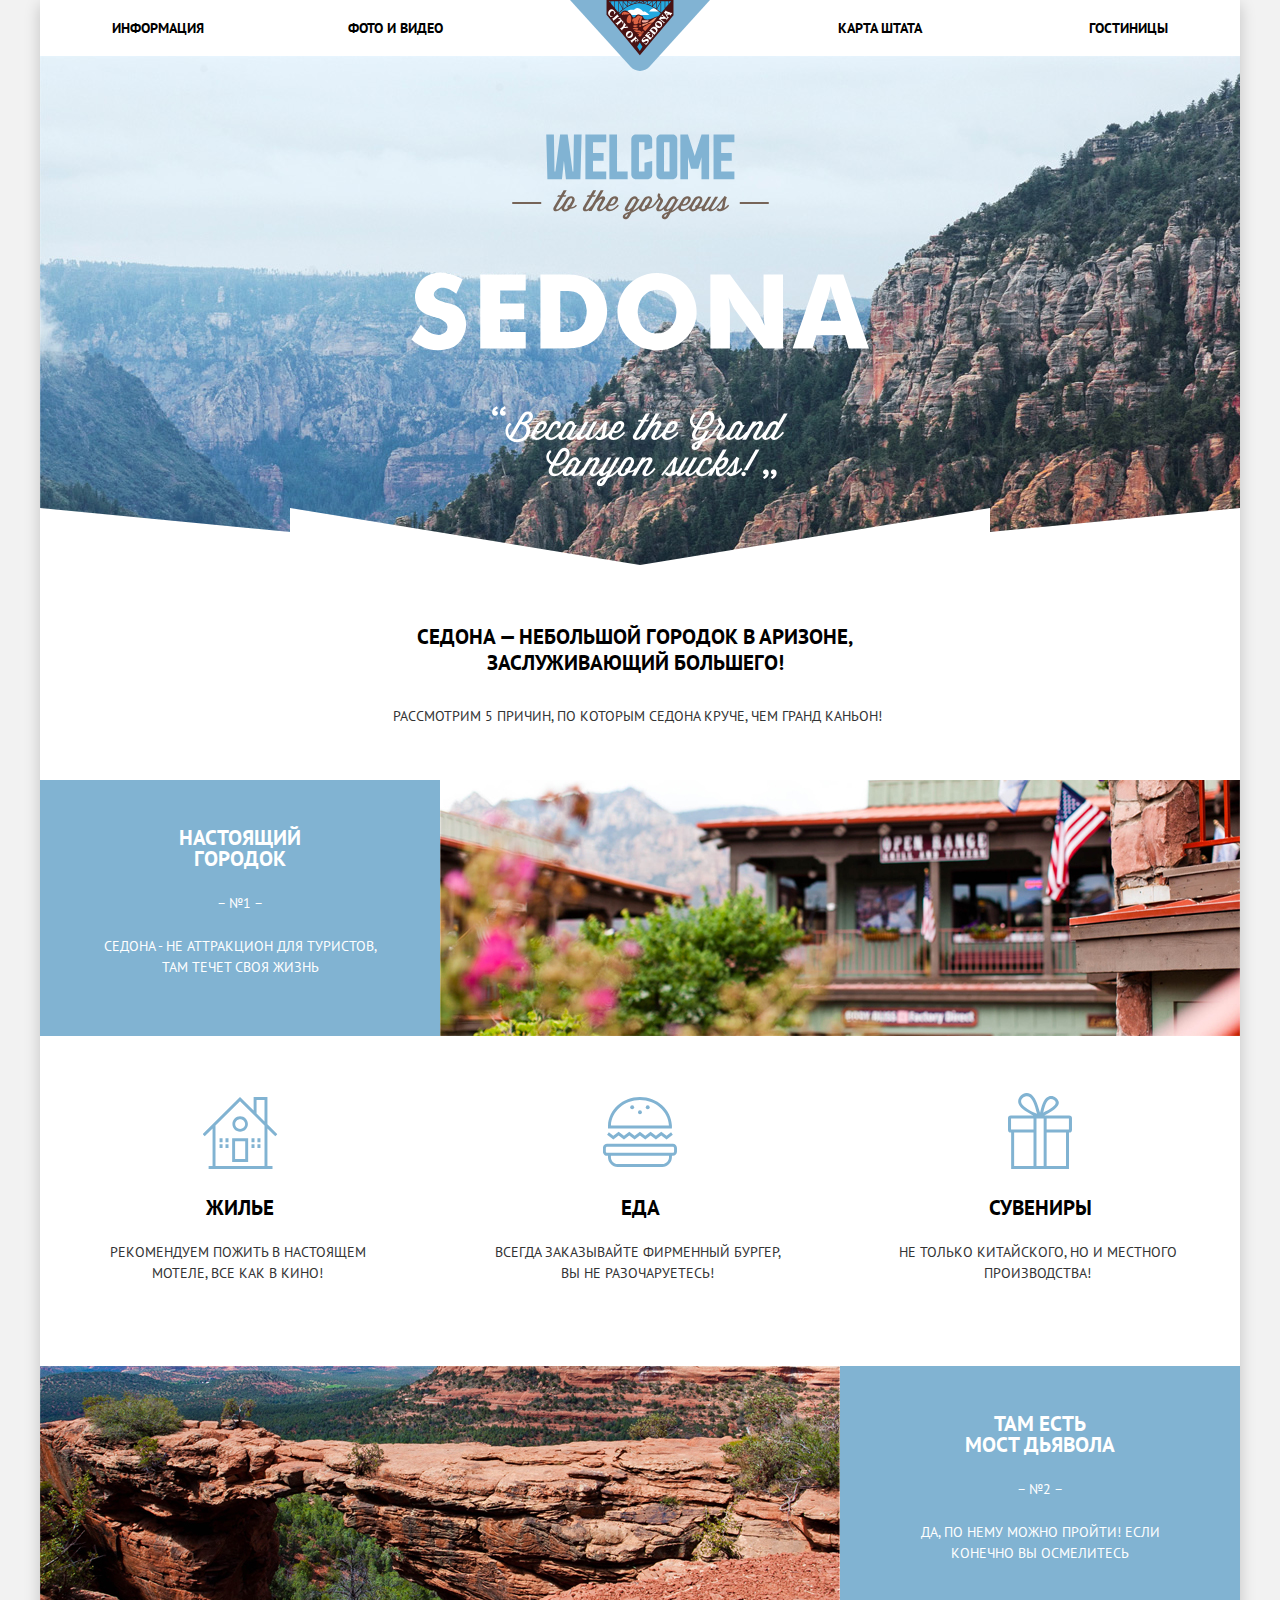
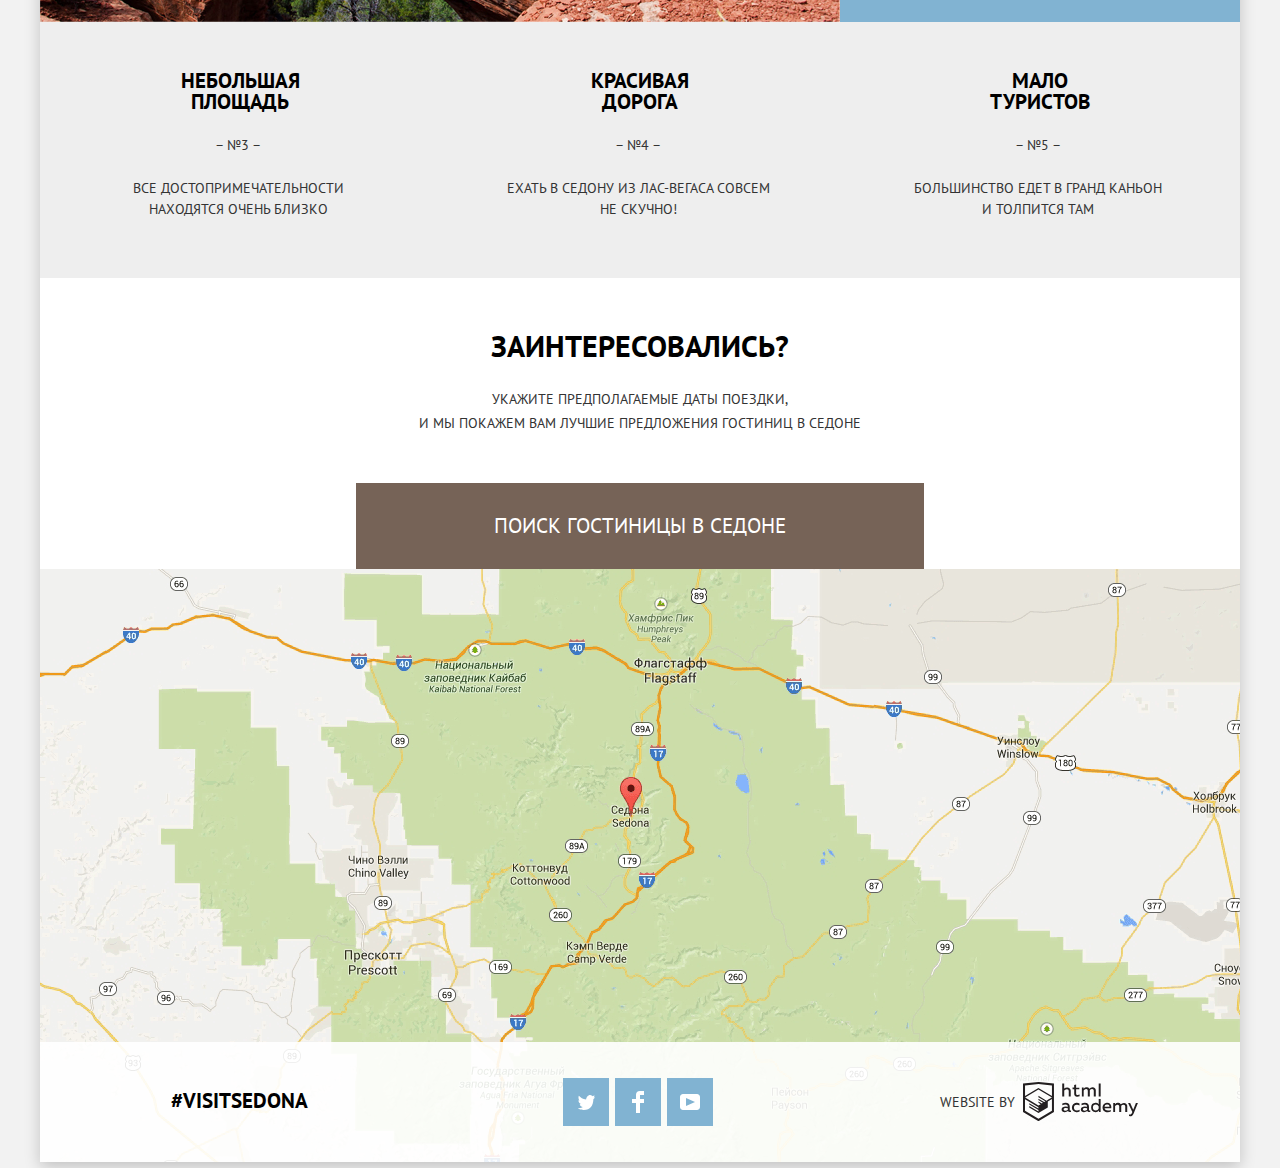
<file: index.html>
<!DOCTYPE html>
<html lang="ru">

<head>
  <meta charset="utf-8">
  <title>HTML Academy: Седона</title>
  <link href="https://fonts.googleapis.com/css?family=PT+Sans:400,700&amp;subset=cyrillic" rel="stylesheet">
  <link href="css/normalize.css" rel="stylesheet">
  <link href="css/style.min.css" rel="stylesheet">
</head>

<body>
  <div class="page-wrapper">
    <header class="main-header">
      <nav class="main-nav">
        <a class="main-header-logo">
            <img src="img/logo-sedona.svg" alt="Логотип города Седона" width="140" height="71">
          </a>
        <ul class="main-nav-list">
          <li><a href="info.html">Информация</a></li>
          <li><a href="photos_videos.html">Фото и видео</a></li>
          <li><a href="map.html">Карта штата</a></li>
          <li><a href="hotels.html">Гостиницы</a></li>
        </ul>
      </nav>
    </header>
    <main>
      <div class="promo">
        <img src="img/intro-welcome.svg" alt="Welcome to the gorgeous Sedona" width="459" height="353">
      </div>
      <div class="intro">
        <h1 class="main-title">Седона &mdash; небольшой городок в Аризоне, заслуживающий большего!</h1>
        <p>Рассмотрим 5 причин, по которым Седона круче, чем Гранд Каньон!</p>
      </div>
      <ul class="features">
        <li class="features-item features-item-blue">
          <h2 class="features-title">Настоящий городок</h2>
          <p class="features-numbers">&ndash; №1 &ndash;</p>
          <p>Седона - не аттракцион для туристов, там&nbsp;течет&nbsp;своя&nbsp;жизнь</p>
        </li>
        <li class="features-image">
          <img src="img/index-sedona.jpg" alt="Седона - настоящий городок" width="800" height="256">
        </li>
        <li class="features-item">
          <h2 class="features-title features-title-house">Жилье</h2>
          <p>Рекомендуем пожить в настоящем мотеле,&nbsp;все&nbsp;как&nbsp;в&nbsp;кино!</p>
        </li>
        <li class="features-item">
          <h2 class="features-title features-title-food">Еда</h2>
          <p>Всегда заказывайте фирменный бургер, вы&nbsp;не&nbsp;разочаруетесь!</p>
        </li>
        <li class="features-item">
          <h2 class="features-title features-title-souvenir">Сувениры</h2>
          <p>Не только китайского, но и местного производства!</p>
        </li>
        <li class="features-image">
          <img src="img/index-devilsbridge.jpg" alt="Мост дьявола" width="800" height="256">
        </li>
        <li class="features-item features-item-blue">
          <h2 class="features-title">Там есть мост&nbsp;дьявола</h2>
          <p class="features-numbers">&ndash; №2 &ndash;</p>
          <p>Да, по нему можно пройти! Если конечно вы&nbsp;осмелитесь</p>
        </li>
        <li class="features-item features-item-gray">
          <h2 class="features-title">Небольшая площадь</h2>
          <p class="features-numbers">&ndash; №3 &ndash;</p>
          <p>Все достопримечательности находятся&nbsp;очень&nbsp;близко</p>
        </li>
        <li class="features-item features-item-gray">
          <h2 class="features-title">Красивая дорога</h2>
          <p class="numbers">&ndash; №4 &ndash;</p>
          <p>Ехать в Седону из Лас-Вегаса совсем не&nbsp;скучно!</p>
        </li>
        <li class="features-item features-item-gray">
          <h2 class="features-title">Мало туристов</h2>
          <p class="numbers">&ndash; №5 &ndash;</p>
          <p>Большинство едет в Гранд Каньон и&nbsp;толпится&nbsp;там</p>
        </li>
      </ul>
      <section class="page-bottom">
        <h2>Заинтересовались?</h2>
        <p>Укажите предполагаемые даты поездки,
          <br>и мы покажем вам лучшие предложения гостиниц в Седоне</p>
        <a class="hotel-search-btn" href="hotels-search.html">Поиск гостиницы в Седоне</a>
      </section>
    </main>
    <footer class="main-footer">
      <div class="map">
        <iframe src="https://www.google.com/maps/embed?pb=!1m18!1m12!1m3!1d22020.789239683403!2d-111.77892526396639!3d34.87105181997542!2m3!1f0!2f0!3f0!3m2!1i1024!2i768!4f13.1!3m3!1m2!1s0x872da132f942b00d%3A0x5548c523fa6c8efd!2z0KHQtdC00L7QvdCwLCDQkNGA0LjQt9C-0L3QsCA4NjMzNiwg0KHQqNCQ!5e0!3m2!1sru!2sru!4v1536428126685"
          width="1200" height="593" style="border:0" allowfullscreen></iframe></div>
      <div class="hotel-search hotel-search-show">
        <form action="https://echo.htmlacademy.ru" method="post">
          <div class="field-wrapper">
            <label for="visit"> Дата заезда: </label>
            <input type="text" name="visit" id="visit" value="24 апреля 2017">
            <button class="btn-calendar" aria-label="Выбрать дату заезда">
              <span class="visually-hidden">Календарь</span>
              <svg xmlns="http://www.w3.org/2000/svg" width="21" height="22" viewBox="0 0 21 22"><path d="M19.251 2.025h-2.845V.648c0-.381-.294-.689-.656-.689-.363 0-.656.308-.656.689v1.377h-3.938V.648c0-.381-.294-.689-.655-.689-.363 0-.657.308-.657.689v1.377H5.906V.648c0-.381-.294-.689-.656-.689-.363 0-.657.308-.657.689v1.377H1.75C.784 2.025 0 2.847 0 3.862v16.302C0 21.179.784 22 1.75 22h17.501c.966 0 1.749-.821 1.749-1.836V3.862c0-1.015-.783-1.837-1.749-1.837zm.437 18.139a.448.448 0 0 1-.437.459H1.75a.45.45 0 0 1-.438-.459V3.862a.45.45 0 0 1 .438-.459h2.844v1.378c0 .381.294.689.657.689.362 0 .656-.308.656-.689V3.403h3.938v1.378c0 .381.294.689.657.689.361 0 .655-.308.655-.689V3.403h3.938v1.378c0 .381.293.689.656.689.362 0 .656-.308.656-.689V3.403h2.845c.241 0 .437.206.437.459v16.302z"/><path d="M4.594 8.225h2.625v2.066H4.594zM4.594 11.668h2.625v2.067H4.594zM4.594 15.112h2.625v2.066H4.594zM9.188 15.112h2.625v2.066H9.188zM9.188 11.668h2.625v2.067H9.188zM9.188 8.225h2.625v2.066H9.188zM13.781 15.112h2.625v2.066h-2.625zM13.781 11.668h2.625v2.067h-2.625zM13.781 8.225h2.625v2.066h-2.625z"/></svg>
            </button>
          </div>
          <div class="field-wrapper">
            <label for="departure"> Дата выезда: </label>
            <input type="text" name="departure" id="departure" value="4 июля 2017">
            <button class="btn-calendar" aria-label="Выбрать дату выезда">
              <span class="visually-hidden">Календарь</span>
              <svg xmlns="http://www.w3.org/2000/svg" width="21" height="22" viewBox="0 0 21 22"><path d="M19.251 2.025h-2.845V.648c0-.381-.294-.689-.656-.689-.363 0-.656.308-.656.689v1.377h-3.938V.648c0-.381-.294-.689-.655-.689-.363 0-.657.308-.657.689v1.377H5.906V.648c0-.381-.294-.689-.656-.689-.363 0-.657.308-.657.689v1.377H1.75C.784 2.025 0 2.847 0 3.862v16.302C0 21.179.784 22 1.75 22h17.501c.966 0 1.749-.821 1.749-1.836V3.862c0-1.015-.783-1.837-1.749-1.837zm.437 18.139a.448.448 0 0 1-.437.459H1.75a.45.45 0 0 1-.438-.459V3.862a.45.45 0 0 1 .438-.459h2.844v1.378c0 .381.294.689.657.689.362 0 .656-.308.656-.689V3.403h3.938v1.378c0 .381.294.689.657.689.361 0 .655-.308.655-.689V3.403h3.938v1.378c0 .381.293.689.656.689.362 0 .656-.308.656-.689V3.403h2.845c.241 0 .437.206.437.459v16.302z"/><path d="M4.594 8.225h2.625v2.066H4.594zM4.594 11.668h2.625v2.067H4.594zM4.594 15.112h2.625v2.066H4.594zM9.188 15.112h2.625v2.066H9.188zM9.188 11.668h2.625v2.067H9.188zM9.188 8.225h2.625v2.066H9.188zM13.781 15.112h2.625v2.066h-2.625zM13.781 11.668h2.625v2.067h-2.625zM13.781 8.225h2.625v2.066h-2.625z"/></svg>
            </button>
          </div>
          <div class="field-wrapper">
            <div class="visitors">
              <label for="adults-number">Взрослые:</label>
              <button class="btn-minus" aria-label="Уменьшить"><span class="visually-hidden">-</span></button>
              <input class="visitors-input" id="adults-number" type="text" name="adults-number" value="2">
              <button class="btn-plus" aria-label="Увеличить"><span class="visually-hidden">+</span></button>
            </div>
            <div class="visitors">
              <label for="children-number">Дети:</label>
              <button class="btn-minus" aria-label="Уменьшить"><span class="visually-hidden">-</span></button>
              <input class="visitors-input" id="children-number" type="text" name="children-number" value="0">
              <button class="btn-plus" aria-label="Увеличить"><span class="visually-hidden">+</span></button>
            </div>
          </div>
          <button class="btn-search" type="submit">Найти</button>
        </form>
      </div>
      <div class="footer-wrapper footer-wrapper-main">
        <p class="visit-sedona">#visitsedona</p>
        <div class="footer-social">
          <ul class="social-list">
            <li>
              <a class="social-button" href="#" aria-label="Читайте нас в Твиттере">
                <span class="visually-hidden">Твиттер</span>
                <svg xmlns="http://www.w3.org/2000/svg" xmlns:xlink="http://www.w3.org/1999/xlink" width="17" height="15" viewBox="0 0 17 15"><path fill="#FFF" d="M10.95.144c1.685-.496 2.984.27 3.577 1.179.673-.231 1.331-.481 2.011-.708a2.345 2.345 0 0 1-.857 1.768c.685.17 1.304-.491 1.304-.491-.169 1-1.006 1.788-1.563 2.024-.231 6.75-3.175 11.217-10.077 11.082h-.446c-.41 0-4.164-.46-4.898-1.887 2.271.196 3.893-.422 4.693-1.177-.96-.3-2.679-.477-2.979-2.95.349.106.564.228 1.19.119C1.705 8.247.374 7.53.448 5.33c.285.328 1.067.536 1.34.472C1.085 5.561-.182 2.442.894.85c1.818 1.854 3.735 3.606 7.152 3.773C8.254 2.33 9.183.793 10.95.144z"/></svg>
              </a>
            </li>
            <li>
              <a class="social-button" href="#" aria-label="Читайте нас в Фейсбуке">
                <span class="visually-hidden">Фейсбук</span>
                <svg xmlns="http://www.w3.org/2000/svg" width="12" height="22" viewBox="0 0 12 22"><path fill="#FFF" d="M12 4V0H8a4 4 0 0 0-4 4v4H0v4h4v10h4V12h4V8H8V4h4z"/></svg>
              </a>
            </li>
            <li>
              <a class="social-button" href="#" aria-label="Смотрите нас на Ютубе">
                <span class="visually-hidden">Ютуб</span>
                <svg xmlns="http://www.w3.org/2000/svg" xmlns:xlink="http://www.w3.org/1999/xlink" width="20" height="16" viewBox="0 0 20 16"><path fill="#FFF" d="M17 0H3C1.35 0 0 1.35 0 3v10c0 1.65 1.35 3 3 3h14c1.65 0 3-1.35 3-3V3c0-1.65-1.35-3-3-3zM6.027 11.998V4.002L15.014 8l-8.987 3.998z"/></svg>
              </a>
            </li>
          </ul>
        </div>
        <p class="footer-copyright"> website by
          <a class="footer-academylogo" aria-label="Академия HTML" href="https://htmlacademy.ru/intensive/htmlcss">
            <svg id="Layer_1" data-name="Layer 1" xmlns="http://www.w3.org/2000/svg" viewBox="0 0 108.08 36.85"><title>Академия HTML</title><path d="M44.61,26.88a2,2,0,0,0,.55-0.1v1.33a3.25,3.25,0,0,1-1.18.21,1.67,1.67,0,0,1-1.67-1,4.84,4.84,0,0,1-3.14,1.08c-1.51,0-2.91-.83-2.91-2.55,0-2.13,2-2.79,3.71-2.79a11.08,11.08,0,0,1,2.17.25v-0.3c0-1-.76-1.77-2.19-1.77a7.42,7.42,0,0,0-3,.64v-1.7a10.21,10.21,0,0,1,3.19-.55c2.36,0,3.81,1.12,3.81,3.65v3a0.54,0.54,0,0,0,.49.59h0.17Zm-6.44-1.13A1.35,1.35,0,0,0,39.63,27h0.11a3.39,3.39,0,0,0,2.41-1V24.58a9.72,9.72,0,0,0-1.81-.21c-1,0-2.16.33-2.16,1.38h0Zm12.36-6.11a5,5,0,0,1,2.57.64V22a4.08,4.08,0,0,0-2.3-.7,2.75,2.75,0,1,0,0,5.49,5,5,0,0,0,2.43-.64v1.71a6.27,6.27,0,0,1-2.76.57A4.21,4.21,0,0,1,46,24.51q0-.21,0-0.41a4.32,4.32,0,0,1,4.18-4.46h0.38Zm12.17,7.24a2,2,0,0,0,.55-0.1v1.33a3.25,3.25,0,0,1-1.18.21,1.67,1.67,0,0,1-1.67-1,4.84,4.84,0,0,1-3.14,1.08c-1.51,0-2.91-.83-2.91-2.55,0-2.13,2-2.79,3.71-2.79a11.08,11.08,0,0,1,2.17.25v-0.3c0-1-.76-1.77-2.19-1.77a7.42,7.42,0,0,0-3,.64v-1.7a10.21,10.21,0,0,1,3.19-.55c2.36,0,3.81,1.12,3.81,3.65v3a0.54,0.54,0,0,0,.49.59h0.17Zm-6.44-1.13A1.35,1.35,0,0,0,57.73,27h0.11a3.39,3.39,0,0,0,2.41-1V24.58a9.72,9.72,0,0,0-1.81-.21c-1.06,0-2.16.33-2.16,1.38h0ZM73,16V28.2H71.35V26.88a3.88,3.88,0,0,1-3.19,1.54,4.4,4.4,0,0,1,0-8.78,3.81,3.81,0,0,1,3,1.3V16H73Zm-4.53,5.22a2.76,2.76,0,1,0,0,5.52A2.86,2.86,0,0,0,71.15,25V23A2.91,2.91,0,0,0,68.49,21.27ZM79,19.64c3.31,0,4.46,2.68,3.92,5.09H76.7c0.21,1.5,1.67,2.11,3.19,2.11a6.11,6.11,0,0,0,2.64-.59v1.6a7.14,7.14,0,0,1-3,.57C77,28.42,74.78,27,74.78,24a4.18,4.18,0,0,1,4-4.39H79Zm0.09,1.54a2.28,2.28,0,0,0-2.44,2.1v0.06H81.3A2,2,0,0,0,79.13,21.18Zm5.73,7V19.87h1.65v1a3.81,3.81,0,0,1,2.78-1.27A2.86,2.86,0,0,1,91.89,21a4.12,4.12,0,0,1,2.91-1.33A3.06,3.06,0,0,1,98,23V28.2h-1.9V23.05a1.59,1.59,0,0,0-1.42-1.75H94.42a2.8,2.8,0,0,0-2.07,1.12V28.2h-1.9V23.05A1.59,1.59,0,0,0,89,21.31H88.8a3,3,0,0,0-2.21,1.29v5.63H84.86Zm21.31-8.33h1.9l-3.91,9.46c-0.9,2.17-2.09,2.86-3.35,2.86a4.76,4.76,0,0,1-1.1-.14V30.46a2.86,2.86,0,0,0,.85.12c0.9,0,1.58-.64,2.07-1.9l0.17-.42-4-8.4h2l2.86,6.29ZM38.73,1.46V6.22a3.81,3.81,0,0,1,2.7-1.14,3.25,3.25,0,0,1,3.44,3.4v5.15H43V8.72a1.81,1.81,0,0,0-1.61-2h-0.3a2.93,2.93,0,0,0-2.32,1.39v5.52h-1.9V1.46h1.9ZM49.94,2.31v3h3V6.91h-3v3.81c0,1.1.5,1.46,1.58,1.46a4.49,4.49,0,0,0,1.69-.33v1.6A6.8,6.8,0,0,1,51,13.8a2.55,2.55,0,0,1-2.86-2.74V6.89H46.58V5.26h1.5V2.74Zm5.4,11.31V5.28H57v1A3.81,3.81,0,0,1,59.77,5a2.86,2.86,0,0,1,2.6,1.33A4.12,4.12,0,0,1,65.28,5,3.06,3.06,0,0,1,68.44,8.4v5.21h-1.9V8.46a1.59,1.59,0,0,0-1.42-1.75H64.89a2.8,2.8,0,0,0-2.07,1.12v5.78h-1.9V8.46A1.59,1.59,0,0,0,59.5,6.71H59.27A3,3,0,0,0,57.06,8v5.63H55.34ZM71.17,1.45H73V13.6H71.17V1.45ZM14.71,0H14.55L0,1.54V28.21l14.55,8.66,14.55-8.66V1.54Zm12.5,27.1L14.55,34.64,1.9,27.12V16.18l12.59,7.5V25L5.86,19.9v1.31l8.68,5.21v1.39L5.87,22.65V24l8.68,5.21,8.75-5.24V18.31L27.2,16V27.12Zm0-12.53-3.48,2-1.6,1L14.51,13v1.31L21,18.23H21l-0.14.09-1,.54-5.37-3.2V17l4.24,2.52-1,.67-3.2-1.9v1.31l2.1,1.24L14.5,22.1,2,14.65,14.51,7.11Zm0-1.32L14.49,5.76,1.91,13.25v-10L14.56,1.92,27.21,3.25v10h0Z" transform="translate(0 -0.02)" fill="#231f20"/></svg>
            </a>
        </p>
      </div>

    </footer>
  </div>
  <script src="js/popup.min.js"></script>
</body>

</html>
</file>
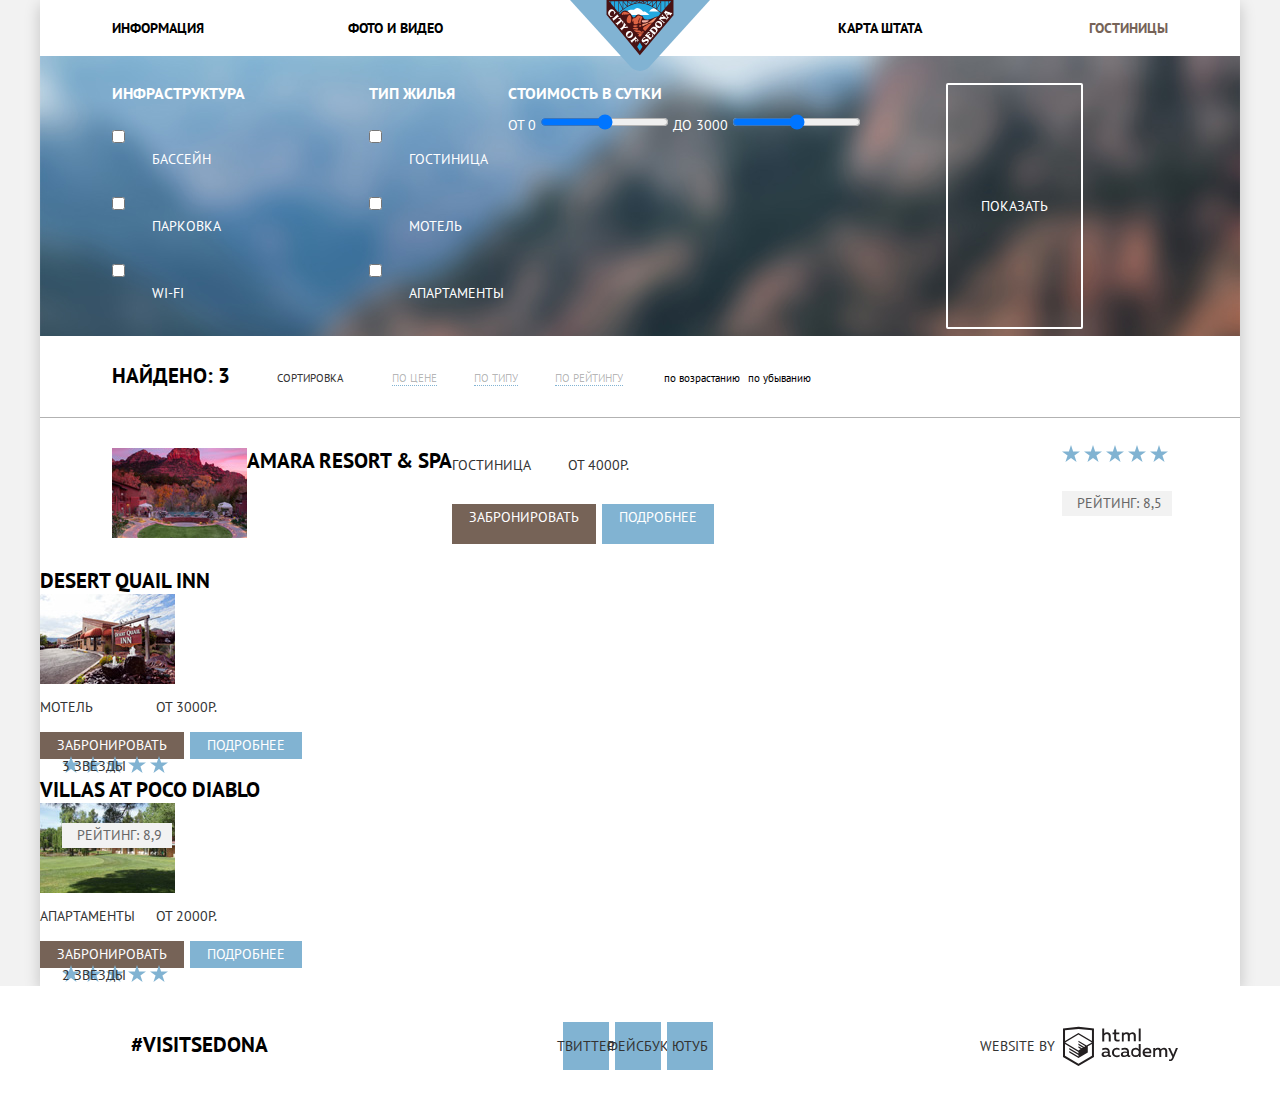
<file: catalog.html>
<!DOCTYPE html>
<html lang="ru">
  <head>
    <meta charset="utf-8">
    <title>HTML Academy: Седона</title>
    <link href="https://fonts.googleapis.com/css?family=PT+Sans:400,700&amp;subset=cyrillic" rel="stylesheet">
    <link href="css/normalize.css" rel="stylesheet">
    <link href="css/style.css" rel="stylesheet">
  </head>
  <body>
    <div class="page-wrapper">
      <header class="main-header">
        <nav class="main-nav">
          <a class="main-header-logo" href="index.html">
            <img src="img/logo-sedona.svg" alt="Логотип города Седона" width="140" height="71">
          </a>
          <ul class="main-nav-list">
            <li><a href="info.html">Информация</a></li>
            <li><a href="photos-videos.html">Фото и видео</a></li>
            <li><a href="map.html">Карта штата</a></li>
            <li class="current-page"><a class="active-page">Гостиницы</a></li>
          </ul>
        </nav>
      </header>
      <main>
        <h1 class="visually-hidden">Каталог жилья</h1>
        <section class="filters">
          <h2 class="visually-hidden">Фильтр</h2>
          <form action="echo.htmlacademy.ru" method="post">
            <div class="filters-group">
              <h3 class="filters-group-parametrs"> Инфраструктура</h3>
              <input type="checkbox" id="pool" value="pool" name="infrastructure">
              <label for="pool">Бассейн</label>
              <input type="checkbox" id="parking-lot" value="parking-lot" name="infrastructure">
              <label for="parking-lot">Парковка</label>
              <input type="checkbox" id="WI-FI" value="WI-FI" name="infrastructure"> 
              <label for="WI-FI">WI-FI</label>
            </div>
            <div class="filters-group">
              <h3 class="filters-group-parametrs"> Тип жилья</h3>
              <input type="checkbox" id="hotel" value="hotel" name="accomodation">
              <label for="hotel">Гостиница</label>
              <input type="checkbox" id="motel" value="motel" name="accomodation">
              <label for="motel">Мотель</label>
              <input type="checkbox" id="apartments" value="apartments" name="accomodation"> 
              <label for="apartments">Апартаменты</label>
            </div>
            <div class="filters-cost">
              <h3 class="filters-cost-parametrs">Стоимость в сутки</h3>
              <label for="lower-range">от 0</label>
              <input type="range" id="lower-range" min="0" max="3000" step="100">
              <label for="upper-range">до 3000</label>
              <input type="range" id="upper-range" min="0" max="3000" step="100" >
            </div>
              <button class="filters-btn" type="submit">Показать</button>
          </form>
        </section>
        <div class="search-results">
          <h2 class="visually-hidden">Результаты поиска</h2>
          <b class="found-results">Найдено: 3</b>
          <div class="choose-cathegory">  
            <p>Сортировка</p>
            <ul class="choose-cathegory-three">
              <li><a href="#">По цене</a></li>
              <li><a href="#">По типу</a></li>
              <li><a href="#">По рейтингу</a></li>
            </ul>
            <ul class="choose-order">
              <li><button aria-label="По возрастанию">по возрастанию</button></li>
              <li><button aria-label="По убыванию">по убыванию</button></li>
            </ul>
          </div>
        </div>
        <section class="catalog">
          <h2 class="visually-hidden">Каталог отелей</h2>
          <ul class="catalog-list">
            <li class="catalog-item">
              <h3 class="catalogue-item-title">
                <a href="catalog-item.html">amara resort & spa</a>
              </h3>
              <p class="catalog-item-image">
                <a href="catalog-item.html">
                  <img src="img/catalog-hotels-Amara-Resort&Spa.jpg" width="135" height="90" alt="Гостиница amara resort & spa">
                </a>
              </p>
              <p class="catalog-item-info">
                <span class="catalog-category">Гостиница</span>
                <span class="catalog-item-price">от 4000р.</span>
                <a class="btn-catalog-item btn-catalog-item-alt" href="">Забронировать</a>
                <a class="btn-catalog-item" href="">Подробнее</a>
              </p>
              <div class="catalog-item-rating">
                <div class="rating-stars">
                  <span class="visually-hidden">4 звезды</span>
                  <p class="rating-text">Рейтинг: 8,5</p>
                </div>
              </div>
            </li>
            <li>
              <h3 class="catalogue-item-title">
                <a href="catalog-item.html">desert quail inn</a>
              </h3>
              <p class="catalog-item-image">
                <a href="catalog-item.html">
                  <img src="img/catalog-hotels-Desert-Quail-Inn.jpg" width="135" height="90" alt="Мотель desert quail inn">
                </a>
              </p>
              <p class="catalog-item-info">
                <span class="catalog-category">Мотель</span>
                <span class="catalog-item-price">от 3000р.</span>
                <a class="btn-catalog-item btn-catalog-item-alt" href="">Забронировать</a>
                <a class="btn-catalog-item " href="">Подробнее</a>
              </p>
              <div class="catalog-item-rating">
                <div class="rating-stars">
                  <span class="visually-hiddden">3 звезды</span>
                  <p class="rating-text">Рейтинг: 8,9</p>
                </div>
              </div>
            </li>
            <li>
              <h3 class="catalogue-item-title">
                <a href="catalog-item.html">villas at poco diablo</a>
              </h3>
              <p class="catalog-item-image">
                <a href="catalog-item.html">
                  <img src="img/catalog-hotels-Villas-at-Poco-Diablo.jpg" width="135" height="90" alt="Апартаменты villas at poco diablo">
                </a>
              </p>
              <p class="catalog-item-info">
                <span class="catalog-category">Апартаменты</span>
                <span class="catalog-item-price">от 2000р.</span>
                <a class="btn-catalog-item btn-catalog-item-alt" href="">Забронировать</a>
                <a class="btn-catalog-item " href="">Подробнее</a>    
              </p>
              <div class="catalog-item-rating">
                <div class="rating-stars">
                  <span class="visually-hiddden">2 звезды</span>
                  <p class="rating-text">Рейтинг: 9,2</p>
                </div>
              </div>
            </li>
          </ul>
        </section>
      </main> 
    </div>
    <footer class="main-footer">
      <div class="footer-wrapper">
        <p class="visit-sedona">#visitsedona</p>
        <div class="footer-social">
          <ul class="social-list">
            <li><a class="social-button" href="#" aria-label="Читайте нас в Твиттер">Твиттер</a></li>
            <li><a class="social-button" href="#" aria-label="Читайте нас в Фейсбуке">Фейсбук</a></li>
            <li><a class="social-button" href="#" aria-label="Смотрите нас на Ютубе">Ютуб</a></li>
          </ul>
        </div>
        <p class="footer-copyright"> website by
          <a class="footer-academylogo" href="https://htmlacademy.ru/intensive/htmlcss">
            <img src="img/logo-htmlacademy.svg" alt="Академия HTML" width="115" height="41">
          </a>
        </p>
      </div>
    </footer>
  </body>
</html>
</file>
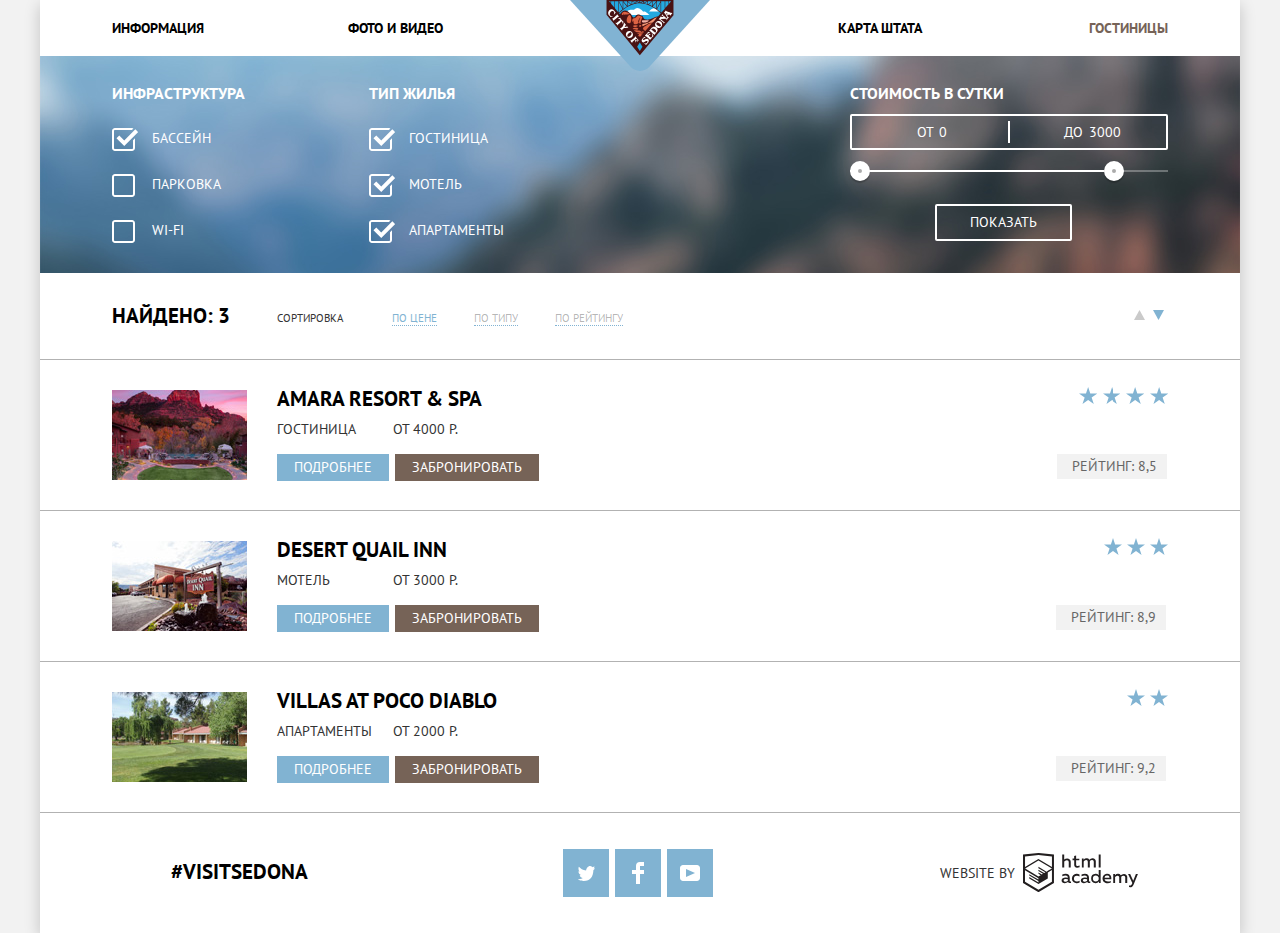
<file: hotels.html>
<!DOCTYPE html>
<html lang="ru">

<head>
  <meta charset="utf-8">
  <title>HTML Academy: Седона</title>
  <link href="https://fonts.googleapis.com/css?family=PT+Sans:400,700&amp;subset=cyrillic" rel="stylesheet">
  <link href="css/normalize.css" rel="stylesheet">
  <link href="css/style.min.css" rel="stylesheet">
</head>

<body>
  <div class="page-wrapper">
    <header class="main-header">
      <nav class="main-nav">
        <a class="main-header-logo" href="index.html">
            <img src="img/logo-sedona.svg" alt="Логотип города Седона" width="140" height="71">
          </a>
        <ul class="main-nav-list">
          <li><a href="info.html">Информация</a></li>
          <li><a href="photos-videos.html">Фото и видео</a></li>
          <li><a href="map.html">Карта штата</a></li>
          <li class="current-page"><a class="active-page">Гостиницы</a></li>
        </ul>
      </nav>
    </header>
    <main>
      <h1 class="visually-hidden">Каталог жилья</h1>
      <section class="filters">
        <h2 class="visually-hidden">Фильтр</h2>
        <form action="https://echo.htmlacademy.ru" method="post">
          <div class="filters-group">
            <h3 class="filters-group-parametrs"> Инфраструктура</h3>
            <input class="visually-hidden filters-input filters-input-checkbox" type="checkbox" id="pool" value="pool" name="infrastructure" checked>
            <label for="pool">Бассейн</label>
            <input class="visually-hidden filters-input filters-input-checkbox" type="checkbox" id="parking-lot" value="parking-lot" name="infrastructure">
            <label for="parking-lot">Парковка</label>
            <input class="visually-hidden filters-input filters-input-checkbox" type="checkbox" id="WI-FI" value="WI-FI" name="infrastructure">
            <label for="WI-FI">WI-FI</label>
          </div>
          <div class="filters-group">
            <h3 class="filters-group-parametrs"> Тип жилья</h3>
            <input class="visually-hidden filters-input filters-input-checkbox" type="checkbox" id="hotel" value="hotel" name="accomodation" checked>
            <label for="hotel">Гостиница</label>
            <input class="visually-hidden filters-input filters-input-checkbox" type="checkbox" id="motel" value="motel" name="accomodation" checked>
            <label for="motel">Мотель</label>
            <input class="visually-hidden filters-input filters-input-checkbox" type="checkbox" id="apartments" value="apartments" name="accomodation" checked>
            <label for="apartments">Апартаменты</label>
          </div>
          <div class="filters-cost">
            <h3 class="filters-cost-parametrs">Стоимость в сутки</h3>
            <div class="filters-price-controls">
              <label class="min-price">от
                <input type="text" name="min-price" value="0">
              </label>
              <label class="max-price">до
                <input type="text" name="max-price" value="3000">
              </label>
            </div>
            <div class="filters-range-controls">
              <div class="scale">
                <div class="bar"></div>
              </div>
              <div class="range-toggle range-toggle-min"></div>
              <div class="range-toggle range-toggle-max"></div>
            </div>
            <button class="filters-btn" type="submit">Показать</button>
          </div>
        </form>
      </section>
      <div class="search-results">
        <h2 class="visually-hidden">Результаты поиска</h2>
        <b class="found-results">Найдено: 3</b>
        <div class="choose-cathegory">
          <p>Сортировка</p>
          <ul class="choose-cathegory-three">
            <li><a class="active-cathegory" href="#">По цене</a></li>
            <li><a href="#">По типу</a></li>
            <li><a href="#">По рейтингу</a></li>
          </ul>
        </div>
        <ul class="choose-order">
          <li><button class="arrows" aria-label="По возрастанию"><span class="visually-hidden">по возрастанию</span><svg  xmlns="http://www.w3.org/2000/svg" width="11" height="10" viewBox="0 0 11 10"><path fill="#cacaca" d="M5.5 0L0 10h11z"/></svg></button></li>
          <li><button class="arrows active-arrow" aria-label="По убыванию"><span class="visually-hidden">по убыванию</span><svg xmlns="http://www.w3.org/2000/svg" width="11" height="10" viewBox="0 0 11 10"><path fill="#cacaca" d="M5.5 10L0 0h11"/></svg></button></li>
        </ul>
      </div>
      <section class="catalog">
        <h2 class="visually-hidden">Каталог отелей</h2>
        <ul class="catalog-list">
          <li class="catalog-item">
            <div class="catalog-item-text">
              <h3 class="catalogue-item-title">
                <a href="catalog-item.html">amara resort & spa</a>
                </h3>
              <p class="catalog-item-info">
                <span class="catalog-category">Гостиница</span>
                <span class="catalog-item-price">от 4000 Р.</span>
                <a class="btn-catalog-item" href="">Подробнее</a>
                <a class="btn-catalog-item btn-catalog-item-alt" href="">Забронировать</a>
              </p>
            </div>
            <p class="catalog-item-image">
              <a href="catalog-item.html">
                  <img src="img/catalog-hotels-Amara-Resort&Spa.jpg" width="135" height="90" alt="Гостиница amara resort & spa">
                </a>
            </p>
            <div class="catalog-item-rating">
              <div class="rating-stars four-stars-rating"></div>
              <span class="visually-hidden">4 звезды</span>
              <p class="rating-text">Рейтинг: 8,5</p>
            </div>
          </li>
          <li class="catalog-item">
            <div class="catalog-item-text">
              <h3 class="catalogue-item-title">
                  <a href="catalog-item.html">desert quail inn</a>
                </h3>
              <p class="catalog-item-info">
                <span class="catalog-category">Мотель</span>
                <span class="catalog-item-price">от 3000 Р.</span>
                <a class="btn-catalog-item " href="">Подробнее</a>
                <a class="btn-catalog-item btn-catalog-item-alt" href="">Забронировать</a>
              </p>
            </div>
            <p class="catalog-item-image">
              <a href="catalog-item.html">
                  <img src="img/catalog-hotels-Desert-Quail-Inn.jpg" width="135" height="90" alt="Мотель desert quail inn">
                </a>
            </p>
            <div class="catalog-item-rating">
              <div class="rating-stars three-stars-rating">
                <span class="visually-hidden">3 звезды</span></div>
              <p class="rating-text">Рейтинг: 8,9</p>
            </div>
          </li>
          <li class="catalog-item">
            <div class="catalog-item-text">
              <h3 class="catalogue-item-title">
                  <a href="catalog-item.html">villas at poco diablo</a>
                </h3>
              <p class="catalog-item-info">
                <span class="catalog-category">Апартаменты</span>
                <span class="catalog-item-price">от 2000 Р.</span>
                <a class="btn-catalog-item " href="">Подробнее</a>
                <a class="btn-catalog-item btn-catalog-item-alt" href="">Забронировать</a>
              </p>
            </div>
            <p class="catalog-item-image">
              <a href="catalog-item.html">
                  <img src="img/catalog-hotels-Villas-at-Poco-Diablo.jpg" width="135" height="90" alt="Апартаменты villas at poco diablo">
                </a>
            </p>
            <div class="catalog-item-rating">
              <div class="rating-stars two-stars-rating">
                <span class="visually-hidden">2 звезды</span></div>
              <p class="rating-text">Рейтинг: 9,2</p>
            </div>
          </li>
        </ul>
      </section>
    </main>
    <footer class="footer-wrapper">
      <p class="visit-sedona">#visitsedona</p>
      <div class="footer-social">
        <ul class="social-list">
          <li>
            <a class="social-button" href="#" aria-label="Читайте нас в Твиттере">
              <span class="visually-hidden">Твиттер</span>
              <svg xmlns="http://www.w3.org/2000/svg" xmlns:xlink="http://www.w3.org/1999/xlink" width="17" height="15" viewBox="0 0 17 15"><path fill="#FFF" d="M10.95.144c1.685-.496 2.984.27 3.577 1.179.673-.231 1.331-.481 2.011-.708a2.345 2.345 0 0 1-.857 1.768c.685.17 1.304-.491 1.304-.491-.169 1-1.006 1.788-1.563 2.024-.231 6.75-3.175 11.217-10.077 11.082h-.446c-.41 0-4.164-.46-4.898-1.887 2.271.196 3.893-.422 4.693-1.177-.96-.3-2.679-.477-2.979-2.95.349.106.564.228 1.19.119C1.705 8.247.374 7.53.448 5.33c.285.328 1.067.536 1.34.472C1.085 5.561-.182 2.442.894.85c1.818 1.854 3.735 3.606 7.152 3.773C8.254 2.33 9.183.793 10.95.144z"/></svg>
            </a>
          </li>
          <li>
            <a class="social-button" href="#" aria-label="Читайте нас в Фейсбуке">
              <span class="visually-hidden">Фейсбук</span>
              <svg xmlns="http://www.w3.org/2000/svg" width="12" height="22" viewBox="0 0 12 22"><path fill="#FFF" d="M12 4V0H8a4 4 0 0 0-4 4v4H0v4h4v10h4V12h4V8H8V4h4z"/></svg>
            </a>
          </li>
          <li>
            <a class="social-button" href="#" aria-label="Смотрите нас на Ютубе">
              <span class="visually-hidden">Ютуб</span>
              <svg xmlns="http://www.w3.org/2000/svg" xmlns:xlink="http://www.w3.org/1999/xlink" width="20" height="16" viewBox="0 0 20 16"><path fill="#FFF" d="M17 0H3C1.35 0 0 1.35 0 3v10c0 1.65 1.35 3 3 3h14c1.65 0 3-1.35 3-3V3c0-1.65-1.35-3-3-3zM6.027 11.998V4.002L15.014 8l-8.987 3.998z"/></svg>
            </a>
          </li>
        </ul>
      </div>
      <p class="footer-copyright"> website by
        <a class="footer-academylogo" aria-label="Академия HTML" href="https://htmlacademy.ru/intensive/htmlcss">
          <svg id="Layer_1" data-name="Layer 1" xmlns="http://www.w3.org/2000/svg" viewBox="0 0 108.08 36.85"><title>Академия HTML</title><path d="M44.61,26.88a2,2,0,0,0,.55-0.1v1.33a3.25,3.25,0,0,1-1.18.21,1.67,1.67,0,0,1-1.67-1,4.84,4.84,0,0,1-3.14,1.08c-1.51,0-2.91-.83-2.91-2.55,0-2.13,2-2.79,3.71-2.79a11.08,11.08,0,0,1,2.17.25v-0.3c0-1-.76-1.77-2.19-1.77a7.42,7.42,0,0,0-3,.64v-1.7a10.21,10.21,0,0,1,3.19-.55c2.36,0,3.81,1.12,3.81,3.65v3a0.54,0.54,0,0,0,.49.59h0.17Zm-6.44-1.13A1.35,1.35,0,0,0,39.63,27h0.11a3.39,3.39,0,0,0,2.41-1V24.58a9.72,9.72,0,0,0-1.81-.21c-1,0-2.16.33-2.16,1.38h0Zm12.36-6.11a5,5,0,0,1,2.57.64V22a4.08,4.08,0,0,0-2.3-.7,2.75,2.75,0,1,0,0,5.49,5,5,0,0,0,2.43-.64v1.71a6.27,6.27,0,0,1-2.76.57A4.21,4.21,0,0,1,46,24.51q0-.21,0-0.41a4.32,4.32,0,0,1,4.18-4.46h0.38Zm12.17,7.24a2,2,0,0,0,.55-0.1v1.33a3.25,3.25,0,0,1-1.18.21,1.67,1.67,0,0,1-1.67-1,4.84,4.84,0,0,1-3.14,1.08c-1.51,0-2.91-.83-2.91-2.55,0-2.13,2-2.79,3.71-2.79a11.08,11.08,0,0,1,2.17.25v-0.3c0-1-.76-1.77-2.19-1.77a7.42,7.42,0,0,0-3,.64v-1.7a10.21,10.21,0,0,1,3.19-.55c2.36,0,3.81,1.12,3.81,3.65v3a0.54,0.54,0,0,0,.49.59h0.17Zm-6.44-1.13A1.35,1.35,0,0,0,57.73,27h0.11a3.39,3.39,0,0,0,2.41-1V24.58a9.72,9.72,0,0,0-1.81-.21c-1.06,0-2.16.33-2.16,1.38h0ZM73,16V28.2H71.35V26.88a3.88,3.88,0,0,1-3.19,1.54,4.4,4.4,0,0,1,0-8.78,3.81,3.81,0,0,1,3,1.3V16H73Zm-4.53,5.22a2.76,2.76,0,1,0,0,5.52A2.86,2.86,0,0,0,71.15,25V23A2.91,2.91,0,0,0,68.49,21.27ZM79,19.64c3.31,0,4.46,2.68,3.92,5.09H76.7c0.21,1.5,1.67,2.11,3.19,2.11a6.11,6.11,0,0,0,2.64-.59v1.6a7.14,7.14,0,0,1-3,.57C77,28.42,74.78,27,74.78,24a4.18,4.18,0,0,1,4-4.39H79Zm0.09,1.54a2.28,2.28,0,0,0-2.44,2.1v0.06H81.3A2,2,0,0,0,79.13,21.18Zm5.73,7V19.87h1.65v1a3.81,3.81,0,0,1,2.78-1.27A2.86,2.86,0,0,1,91.89,21a4.12,4.12,0,0,1,2.91-1.33A3.06,3.06,0,0,1,98,23V28.2h-1.9V23.05a1.59,1.59,0,0,0-1.42-1.75H94.42a2.8,2.8,0,0,0-2.07,1.12V28.2h-1.9V23.05A1.59,1.59,0,0,0,89,21.31H88.8a3,3,0,0,0-2.21,1.29v5.63H84.86Zm21.31-8.33h1.9l-3.91,9.46c-0.9,2.17-2.09,2.86-3.35,2.86a4.76,4.76,0,0,1-1.1-.14V30.46a2.86,2.86,0,0,0,.85.12c0.9,0,1.58-.64,2.07-1.9l0.17-.42-4-8.4h2l2.86,6.29ZM38.73,1.46V6.22a3.81,3.81,0,0,1,2.7-1.14,3.25,3.25,0,0,1,3.44,3.4v5.15H43V8.72a1.81,1.81,0,0,0-1.61-2h-0.3a2.93,2.93,0,0,0-2.32,1.39v5.52h-1.9V1.46h1.9ZM49.94,2.31v3h3V6.91h-3v3.81c0,1.1.5,1.46,1.58,1.46a4.49,4.49,0,0,0,1.69-.33v1.6A6.8,6.8,0,0,1,51,13.8a2.55,2.55,0,0,1-2.86-2.74V6.89H46.58V5.26h1.5V2.74Zm5.4,11.31V5.28H57v1A3.81,3.81,0,0,1,59.77,5a2.86,2.86,0,0,1,2.6,1.33A4.12,4.12,0,0,1,65.28,5,3.06,3.06,0,0,1,68.44,8.4v5.21h-1.9V8.46a1.59,1.59,0,0,0-1.42-1.75H64.89a2.8,2.8,0,0,0-2.07,1.12v5.78h-1.9V8.46A1.59,1.59,0,0,0,59.5,6.71H59.27A3,3,0,0,0,57.06,8v5.63H55.34ZM71.17,1.45H73V13.6H71.17V1.45ZM14.71,0H14.55L0,1.54V28.21l14.55,8.66,14.55-8.66V1.54Zm12.5,27.1L14.55,34.64,1.9,27.12V16.18l12.59,7.5V25L5.86,19.9v1.31l8.68,5.21v1.39L5.87,22.65V24l8.68,5.21,8.75-5.24V18.31L27.2,16V27.12Zm0-12.53-3.48,2-1.6,1L14.51,13v1.31L21,18.23H21l-0.14.09-1,.54-5.37-3.2V17l4.24,2.52-1,.67-3.2-1.9v1.31l2.1,1.24L14.5,22.1,2,14.65,14.51,7.11Zm0-1.32L14.49,5.76,1.91,13.25v-10L14.56,1.92,27.21,3.25v10h0Z" transform="translate(0 -0.02)" fill="#231f20"/></svg>
          </a>
      </p>
  </footer>
</div>
</body>

</html>
</file>
<file: css/style.css>
*,
*::after,
*::before {
  box-sizing: inherit;
}

html {
  box-sizing: border-box;
}

body {
  min-width: 1200px;
  margin: 0;
  padding: 0;

  font-weight: 400;
  font-size: 14px;
  line-height: 21px;
  font-family: "PT Sans", Arial, sans-serif;
  color: #333333;
  text-transform: uppercase;

  background-color: #f2f2f2;
}

a {
  text-decoration: none;
}

.visually-hidden:not(:focus):not(:active),
input[type="checkbox"].visually-hidden {
  position: absolute;

  width: 1px;
  height: 1px;
  margin: -1px;
  padding: 0;
  overflow: hidden;

  white-space: nowrap;

  border: 0;

  clip: rect(0 0 0 0);
  clip-path: inset(100%);
}

.page-wrapper {
  width: 1200px;
  margin: 0 auto;

  background-color: #ffffff;
  box-shadow: 0 5px 15px 0 rgba(0, 1, 1, 0.2);
}

.main-header {
  position: relative;
}

.main-header-logo {
  position: absolute;
  top: 0;
  left: 50%;
  z-index: 10;

  transform: translateX(-50%);
}

.main-nav {
  position: relative;

  font-weight: 700;
  font-size: 14px;
  line-height: 26px;
  color: #000000;
}

.main-nav-list {
  display: flex;
  flex-wrap: wrap;
  align-items: center;
  margin: 0;
  padding: 15px 0;

  list-style: none;
}

.main-nav-list li {
  padding-right: 72px;
  padding-left: 72px;
}

.main-nav-list li:nth-of-type(2) {
  margin-right: auto;
}

.main-nav-list li:nth-of-type(3),
.main-nav-list li:nth-of-type(4) {
  margin-left: 23px;

  text-align: right;
}

.main-nav-list a {
  color: #000000;
}

.main-nav-list a:hover,
.main-nav-list a:focus {
  color: #81b3d2;
}

.main-nav-list a:active {
  color: rgba(0, 0, 0, 0.3);
}

a.active-page {
  color: #766357;
}

.promo {
  position: relative;

  display: flex;
  justify-content: center;
  align-items: center;
  height: 509px;

  background-image: url("../img/index-background.jpg");
  background-size: cover;
}

.promo::after {
  content: "";
  position: absolute;
  bottom: 0;
  left: 0;

  width: 100%;
  height: 57px;

  background-image: url("../img/intro-mask.svg");
  background-repeat: no-repeat;
}

.intro {
  margin: 0;
  padding: 0;
  padding-top: 59px;
  padding-right: 10px;
  padding-bottom: 25px;

  line-height: 26px;
  text-align: center;
}

.intro p {
  margin: 26px 0;
  padding-left: 5px;
}

.main-title {
  max-width: 440px;
  margin: 0 auto;
  margin-bottom: 27px;

  font-size: 21px;
  color: #000000;
}

.features {
  display: flex;
  flex-wrap: wrap;
  margin: 0;
  padding: 0;

  list-style: none;
}

.features-item {
  width: 400px;

  text-align: center;
}

li.features-item:nth-of-type(3),
li.features-item:nth-of-type(4),
li.features-item:nth-of-type(5) {
  padding-top: 61px;
  padding-bottom: 57px;
}

li.features-item:nth-of-type(5) {
  padding-top: 57px;
}

.features-item:nth-of-type(3) p,
.features-item:nth-of-type(4) p,
.features-item:nth-of-type(5) p {
  margin: 15px 0;
  margin-bottom: 25px;
  padding-left: 15px;
}

.features-item p {
  margin: 22px 0;
  padding-right: 20px;
  padding-left: 16px;
}

.features-item-blue {
  margin: 0;
  padding: 20px 40px;

  color: #ffffff;

  background-color: #81b3d2;
}

.features-item-blue .features-title {
  margin: 0;
  margin-top: 27px;
  margin-bottom: 24px;
  padding-right: 80px;
  padding-left: 80px;
}

.features-item-blue h2 {
  color: #ffffff;
}

.features-item-blue p {
  padding-right: 8px;
  padding-left: 8px;
}

.features-image {
  min-height: 256px;

  background-color: #81b3d2;
}

.features-image img {
  display: block;
}

.features-item-gray {
  padding: 28px 40px;
  padding-bottom: 36px;

  background-color: #eeeeee;
}

.features-item-gray .features-title {
  margin: 20px 0 23px 0;
  padding: 0 100px;
}

.features-title {
  position: relative;

  margin: 0;

  color: #000000;
}

.features-title-house,
.features-title-food,
.features-title-souvenir {
  margin-bottom: 24px;
  padding-top: 100px;
}

.features-title-souvenir {
  padding-top: 104px;
}

.features-title-house::before {
  content: "";
  position: absolute;
  top: 0;
  left: 50%;

  width: 75px;
  height: 72px;

  background-image: url("../img/icon-1.svg");
  background-repeat: no-repeat;
  transform: translateX(-50%);
}

.features-title-food::before {
  content: "";
  position: absolute;
  top: 0;
  left: 50%;

  width: 74px;
  height: 70px;

  background-image: url("../img/icon-3.svg");
  background-repeat: no-repeat;
  transform: translateX(-50%);
}

.features-title-souvenir::before {
  content: "";
  position: absolute;
  top: 0;
  left: 50%;

  width: 64px;
  height: 76px;

  background-image: url("../img/icon-2.svg");
  background-repeat: no-repeat;
  transform: translateX(-50%);
}

.page-bottom {
  margin: 0;
  padding: 30px;
  padding-top: 34px;
  padding-bottom: 0;

  text-align: center;
}

.page-bottom h2 {
  margin: 0;
  margin-top: 16px;
  margin-bottom: 23px;

  font-size: 30px;
  line-height: 36px;
  color: #000000;
}

.page-bottom p {
  min-width: 434px;
  margin: 20px 0 48px 0;

  line-height: 24px;
}

.hotel-search-btn {
  position: relative;
  z-index: 50;

  display: inline-block;
  padding: 30px 138px;

  font-size: 21px;
  line-height: 26px;
  vertical-align: top;
  text-align: center;
  color: #ffffff;

  background-color: #766357;
}

.hotel-search-btn:hover,
.hotel-search-btn:focus {
  background-color: #604e43;
}

.hotel-search-btn:active {
  color: rgba(255, 255, 255, 0.3);

  background-color: #503e33;
}

.hotel-search {
  position: absolute;
  top: 0;
  bottom: -550px;
  left: 50%;
  z-index: 10;

  display: none;
  width: 568px;
  height: 395px;
  margin-left: -284px;
  padding: 55px;

  font-weight: bold;

  background-color: #ffffff;
  box-shadow: 0 7px 15px 0 rgba(0, 1, 1, 0.15);
}

.hotel-search-show {
  display: block;

  animation-name: move;
  animation-duration: 0.3s;
}

.hotel-search-error {
  animation-name: shake;
  animation-duration: 0.5s;
}

.hotel-search form {
  display: flex;
  flex-wrap: wrap;
}

.field-wrapper {
  position: relative;

  display: flex;
  justify-content: space-between;
  align-items: center;
  width: 100%;
  margin: 0;
  margin-bottom: 29px;
}

.btn-calendar {
  position: absolute;
  right: 15px;

  width: 21px;
  height: 22px;

  background-color: transparent;
  border: none;
  outline: none;
  cursor: pointer;

  fill: #a9a9a9;
}

.btn-calendar:hover,
.btn-calendar:focus {
  fill: #000000;
}

.btn-calendar:active path {
  fill: #81b3d2;
}

.visitors {
  position: relative;

  margin: 1px 0;
}


div.visitors:first-of-type label {
  margin-right: 37px;
}

div.visitors:last-of-type label {
  margin-right: 23px;
}

.field-wrapper .visitors-input {
  position: relative;

  width: 114px;
  height: 38px;
  padding: 0;

  font: inherit;
  text-align: center;
  color: #000000;

  background-color: #f2f2f2;
  border: none;
}

.field-wrapper input {
  width: 346px;
  height: 38px;
  padding: 0;
  padding-left: 12px;

  font-weight: bold;
  font-size: 14px;
  font-family: inherit;
  color: #000000;
  text-transform: uppercase;

  background-color: #f2f2f2;
  border: solid 2px #f2f2f2;
}

.field-wrapper input:hover {
  background-color: #ebebeb;
  border: solid 2px #ebebeb;
}

.field-wrapper input:focus {
  background-color: #ffffff;
  border: solid 2px #e5e5e5;
}

.btn-plus,
.btn-minus {
  position: absolute;

  width: 38px;
  height: 38px;

  background-color: transparent;
  border: none;
  outline: none;
  cursor: pointer;
}

.btn-plus {
  top: 1px;
  right: 0;
}

.btn-minus {
  right: 74px;
  z-index: 1;
}

.btn-plus:hover::after,
.btn-plus:hover::before,
.btn-minus:hover::after {
  background-color: #000000;
}

.btn-plus:focus::after,
.btn-plus:focus::before,
.btn-minus:focus::after {
  background-color: #000000;
}

.btn-plus:active::after,
.btn-plus:active::before,
.btn-minus:active::after {
  background-color: #81b3d2;
}

.btn-minus::after {
  content: "";
  position: absolute;
  top: 17px;
  left: 13px;

  width: 12px;
  height: 3px;

  background-color: #a9a9a9;
}

.btn-plus::before {
  content: "";
  position: absolute;
  top: 17px;
  right: 15px;

  width: 11px;
  height: 3px;

  background-color: #a9a9a9;
}

.btn-plus::after {
  content: "";
  position: absolute;
  top: 13px;
  right: 19px;

  width: 3px;
  height: 11px;

  background-color: #a9a9a9;
}

.btn-search {
  display: inline-block;
  margin-top: 23px;
  padding: 19px 197px 19px 194px;

  font: inherit;
  font-size: 21px;
  vertical-align: top;
  color: #ffffff;
  text-transform: uppercase;

  background-color: #81b3d2;
  border: none;
}

.btn-search:hover,
.btn-search:focus {
  background-color: #669ec0;
}

.btn-search:active {
  color: rgba(255, 255, 255, 0.3);

  background-color: #5496bd;
}

.filters {
  padding: 0 72px;

  text-align: left;
  color: #ffffff;

  background-color: #605a5c;
  background-image: url("../img/filter-background.jpg");
  background-repeat: no-repeat;
  background-size: cover;
}

.filters form {
  display: flex;
  flex-wrap: wrap;
  padding-top: 27px;
  padding-bottom: 7px;
}

.filters-group:first-of-type {
  padding-right: 124px;
}

.filters-cost {
  margin-left: auto;
}

.filters-group-parametrs {
  margin: 0;
  margin-bottom: 24px;

  font-size: 16px;
}

.filters-cost-parametrs {
  margin: 0;
  margin-bottom: 10px;

  font-size: 16px;
}

.filters-price-controls {
  position: relative;

  box-sizing: content-box;
  height: 32px;
  margin-bottom: 20px;

  border: 2px solid #ffffff;
  border-radius: 2px;
}

.filters-price-controls::after {
  content: "";
  position: absolute;
  top: 50%;
  left: 50%;

  width: 2px;
  height: 22px;

  background: #ffffff;
  transform: translate(-50%, -50%);
}

.filters-price-controls label {
  display: inline-block;

  font-size: 14px;
  line-height: 33px;
  vertical-align: top;

  cursor: pointer;
}

.filters-price-controls .min-price,
.filters-price-controls .max-price {
  width: 102px;
}

.filters-price-controls .min-price {
  padding-left: 65px;
}

.filters-price-controls .max-price {
  padding-left: 41px;
}

.filters-price-controls input {
  width: 50px;
  margin: 0;

  font: inherit;
  font-size: 14px;
  line-height: 1;
  color: inherit;

  background: none;
  border: none;
}

.filters-group label {
  position: relative;
  position: relative;

  display: block;
  margin-bottom: 25px;
  padding-left: 40px;
}

.filters-range-controls {
  position: relative;

  margin-bottom: 32px;
}

.filters-range-controls .scale {
  height: 2px;

  background: rgba(255, 255, 255, 0.3);
}

.filters-range-controls .bar {
  width: 80%;
  height: 2px;

  background: #ffffff;
}

.range-toggle {
  position: absolute;
  top: -9px;

  box-sizing: content-box;
  width: 4px;
  height: 4px;

  background: #ababab;
  border: 8px solid #ffffff;
  border-radius: 50%;
  box-shadow: 0 2px 1px 0 rgba(0, 1, 1, 0.2);
  cursor: pointer;
}

.range-toggle-min {
  left: 0;
}

.range-toggle-max {
  left: 80%;
}

.range-toggle:hover {
  border: 9px solid #ffffff;
}

.filters-input:disabled + label {
  color: #6a6a6a;
}

.filters-input-checkbox + label::before {
  content: "";
  position: absolute;
  left: 0;

  width: 23px;
  height: 23px;

  background-image: url("../img/checkbox-off.svg");
  background-repeat: no-repeat;
}

.filters-input-checkbox:checked + label::before {
  content: "";
  position: absolute;
  left: 0;

  width: 26px;
  height: 27px;

  background-image: url("../img/checkbox-on.svg");
  background-repeat: no-repeat;
}

.filters-btn {
  display: block;
  margin: 0 85px;
  padding: 6px 33px;

  font-size: 14px;
  line-height: 21px;
  color: #ffffff;
  text-transform: uppercase;

  background: transparent;
  border: 2px solid #ffffff;
  border-radius: 2px;
  cursor: pointer;
}

.filters-btn:hover,
.filters-btn:focus {
  color: #000000;

  background-color: #ffffff;
}

.search-results {
  display: flex;
  align-items: center;
  padding: 18px 6%;
  padding-bottom: 19px;

  text-align: left;
}

.found-results {
  padding-right: 47px;

  font-size: 21px;
  line-height: 26px;
  color: #000000;
}

.choose-cathegory {
  display: flex;
  align-items: center;
  padding-top: 4px;

  font-size: 11px;
  line-height: 18px;
}

.choose-cathegory-three,
.choose-order,
.choose-cathegory {
  display: flex;
  flex-wrap: wrap;
}

.choose-cathegory-three,
.choose-order {
  list-style: none;
}

.choose-cathegory-three li {
  margin: 0;
  margin-right: 37px;
}

.choose-order li {
  margin: 0 -2px;
}

.choose-order button {
  background-color: transparent;
  border: none;
  cursor: pointer;
}

.arrows:hover path,
.arrows:focus path {
  fill: #000000;
}

.arrows:active path,
.active-arrow path {
  fill: #81b3d2;
}

.choose-cathegory-three {
  padding-left: 49px;
}

.choose-cathegory-three a {
  color: rgba(0, 0, 0, 0.3);

  border-bottom: 1px dotted #81b3d2;
}

.choose-cathegory-three a:hover,
.choose-cathegory-three a:focus {
  color: #81b3d2;

  border-bottom: 1px dotted #81b3d2;
}

.choose-cathegory-three a:active {
  color: #000000;

  border: none;
}

.choose-cathegory-three a.active-cathegory {
  color: #81b3d2;
}

.choose-order {
  margin-left: auto;
  padding: 0;
}

.catalog-list {
  margin: 0;
  padding: 0;

  list-style: none;
}

.catalog-item-text {
  margin-top: -4px;
  margin-left: 30px;
}

.catalog-item {
  display: flex;
  padding: 30px 72px 24px 72px;

  border-top: 1px solid rgba(0, 0, 0, 0.3);
}

.catalog-item:last-of-type {
  border-bottom: 1px solid rgba(0, 0, 0, 0.3);
}

.catalogue-item-title {
  margin: 0;

  font-size: 21px;
  line-height: 26px;
  text-align: left;
}

.catalogue-item-title a {
  color: #000000;
}

.catalogue-item-title a:hover,
.catalogue-item-title a:focus {
  color: #81b3d2;
}

.catalogue-item-title a:active {
  color: rgba(0, 0, 0, 0.3);
}

.catalog-item-info {
  display: flex;
  flex-wrap: wrap;
  width: 280px;
  margin: 0;
  margin-top: 7px;
}

.catalog-item-price {
  margin-left: -24px;
}

span.catalog-category {
  width: 50%;
}

a.btn-catalog-item {
  display: inline-block;
  margin-top: 14px;
  margin-right: 6px;
  padding: 3px 17px;

  vertical-align: top;
  text-align: center;
}

.btn-catalog-item {
  box-sizing: border-box;
  margin-right: 6px;

  color: #ffffff;

  background-color: #81b3d2;
}

.btn-catalog-item:hover,
.btn-catalog-item:focus {
  background-color: #669ec0;
}

.btn-catalog-item:active {
  color: rgba(255, 255, 255, 0.3);

  background-color: #5496bd;
}

.btn-catalog-item-alt {
  vertical-align: middle;
  text-align: center;

  background-color: #766357;
}

.btn-catalog-item-alt:hover,
.btn-catalog-item-alt:focus {
  background-color: #604e43;
}

.btn-catalog-item-alt:active {
  background-color: #503e33;
}
.catalog-item-rating {
  margin-top: -3px;
  margin-left: auto;
}

.catalog-item-image {
  order: -1;
  margin: 0;
}

.catalog {
  position: relative;
}

.rating-stars {
  display: inline-block;
  height: 17px;
  margin-left: 22px;

  vertical-align: top;

  background-image: url("../img/star.svg");
  background-repeat: space;
}

.four-stars-rating {
  width: 89px;
}

.three-stars-rating {
  width: 64px;
  margin-left: 48px;
}

.two-stars-rating {
  width: 41px;
  margin-left: 71px;
}


.rating-text {
  position: relative;
  top: 50px;

  width: 110px;
  margin: -4px;
  margin-left: 0;
  padding: 2px 0 2px 15px;

  color: #666666;

  background-color: #f2f2f2;
}

.map {
  width: 1200px;
  height: 593px;

  background-color: #ccdda9;
  background-image: url("../img/index-map.jpg");
}

.main-footer {
  position: relative;

  background-color: #ffffff;
}

.footer-wrapper {
  display: flex;
  justify-content: space-between;
  align-items: center;
  padding: 30px 80px;
  padding-top: 36px;
}

.footer-wrapper-main {
  position: absolute;
  right: 0;
  bottom: 0;
  left: 0;

  background: rgba(255, 255, 255, 0.9);
}

.visit-sedona {
  margin: 0;
  padding: 0;
  padding-bottom: 8px;
  padding-left: 51px;

  font-weight: bold;
  font-size: 21px;
  line-height: 26px;
  text-align: center;
  color: #000000;
}

.footer-social {
  padding-bottom: 6px;
  padding-left: 28px;

  text-align: center;
}

.social-list {
  display: flex;
  flex-wrap: wrap;
  margin: 0;
  padding: 0;

  list-style: none;
}

.social-list li {
  margin: 0 3px;
}

.social-button {
  display: flex;
  justify-content: center;
  align-items: center;
  width: 46px;
  height: 48px;

  color: inherit;

  background-color: #81b3d2;
}

.social-button:hover,
.social-button:focus {
  background-color: #669ec0;
}

.social-button:active {
  background-color: #5496bd;
}

.social-button:active path {
  opacity: 0.3;
}

.footer-copyright {
  display: flex;
  justify-content: space-between;
  align-items: center;
  margin: 0;
  padding: 0;
  padding-right: 22px;
  padding-bottom: 6px;

  vertical-align: middle;
  text-align: center;
}

.footer-academylogo {
  width: 115px;
  height: 41px;
  margin-left: 8px;
}

.footer-academylogo:hover path,
.footer-academylogo:focus path {
  fill: #81b3d2;
}

.footer-academylogo:active path {
  fill: #bdbbbc;
}

@keyframes move {
  0% {
    transform: translateY(-10%);
  }
  100% {
    transform: translateY(0%);
  }
}

@keyframes shake {
  0%,
  100% {
    transform: translateX(0%);
  }
  10%,
  30%,
  50%,
  70%,
  90% {
    transform: translateX(-3%);
  }
  20%,
  40%,
  60%,
  80% {
    transform: translateX(-3%);
  }
}
</file>
<file: css/style.min.css>
.btn-search,.field-wrapper input,.filters-btn,body{text-transform:uppercase}.main-nav,body{font-size:14px}.features,.main-nav-list{display:flex;flex-wrap:wrap;list-style:none}.filters,.promo{background-size:cover}.catalog-list,.choose-cathegory-three,.choose-order,.features,.main-nav-list,.social-list{list-style:none}*,::after,::before{box-sizing:inherit}html{box-sizing:border-box}body{min-width:1200px;margin:0;padding:0;font-weight:400;line-height:21px;font-family:"PT Sans",Arial,sans-serif;color:#333;background-color:#f2f2f2}.intro,.main-nav{line-height:26px}.main-nav,.main-nav-list a{color:#000}a{text-decoration:none}.visually-hidden:not(:focus):not(:active),input[type=checkbox].visually-hidden{position:absolute;width:1px;height:1px;margin:-1px;padding:0;overflow:hidden;white-space:nowrap;border:0;clip:rect(0 0 0 0);clip-path:inset(100%)}.page-wrapper{width:1200px;margin:0 auto;background-color:#fff;box-shadow:0 5px 15px 0 rgba(0,1,1,.2)}.main-header{position:relative}.main-header-logo{position:absolute;top:0;left:50%;z-index:10;transform:translateX(-50%)}.main-nav,.promo{position:relative}.main-nav{font-weight:700}.main-nav-list{align-items:center;margin:0;padding:15px 0}.main-nav-list li{padding-right:72px;padding-left:72px}.main-nav-list li:nth-of-type(2){margin-right:auto}.main-nav-list li:nth-of-type(3),.main-nav-list li:nth-of-type(4){margin-left:23px;text-align:right}.features-item,.hotel-search-btn,.intro,.page-bottom{text-align:center}.main-nav-list a:focus,.main-nav-list a:hover{color:#81b3d2}.main-nav-list a:active{color:rgba(0,0,0,.3)}a.active-page{color:#766357}.promo{display:flex;justify-content:center;align-items:center;height:509px;background-image:url(../img/index-background.jpg)}.promo::after{content:"";position:absolute;bottom:0;left:0;width:100%;height:57px;background-image:url(../img/intro-mask.svg);background-repeat:no-repeat}.intro{margin:0;padding:59px 10px 25px 0}.intro p{margin:26px 0;padding-left:5px}.main-title{max-width:440px;margin:0 auto 27px;font-size:21px;color:#000}.features{margin:0;padding:0}.features-item{width:400px}li.features-item:nth-of-type(3),li.features-item:nth-of-type(4),li.features-item:nth-of-type(5){padding-top:61px;padding-bottom:57px}li.features-item:nth-of-type(5){padding-top:57px}.features-item:nth-of-type(3) p,.features-item:nth-of-type(4) p,.features-item:nth-of-type(5) p{margin:15px 0 25px;padding-left:15px}.features-item p{margin:22px 0;padding-right:20px;padding-left:16px}.features-item-blue{margin:0;padding:20px 40px;color:#fff;background-color:#81b3d2}.features-item-blue .features-title{margin:27px 0 24px;padding-right:80px;padding-left:80px}.features-item-blue h2{color:#fff}.features-item-blue p{padding-right:8px;padding-left:8px}.features-image{min-height:256px;background-color:#81b3d2}.features-image img{display:block}.features-item-gray{padding:28px 40px 36px;background-color:#eee}.features-item-gray .features-title{margin:20px 0 23px;padding:0 100px}.features-title{position:relative;margin:0;color:#000}.features-title-food::before,.features-title-house::before,.features-title-souvenir::before{content:"";position:absolute;transform:translateX(-50%);top:0;left:50%;background-repeat:no-repeat}.features-title-food,.features-title-house,.features-title-souvenir{margin-bottom:24px;padding-top:100px}.features-title-souvenir{padding-top:104px}.features-title-house::before{width:75px;height:72px;background-image:url(../img/icon-1.svg)}.features-title-food::before{width:74px;height:70px;background-image:url(../img/icon-3.svg)}.features-title-souvenir::before{width:64px;height:76px;background-image:url(../img/icon-2.svg)}.page-bottom{margin:0;padding:34px 30px 0}.page-bottom h2{margin:16px 0 23px;font-size:30px;line-height:36px;color:#000}.page-bottom p{min-width:434px;margin:20px 0 48px;line-height:24px}.hotel-search-btn{position:relative;z-index:50;display:inline-block;padding:30px 138px;font-size:21px;line-height:26px;vertical-align:top;color:#fff;background-color:#766357}.hotel-search-btn:focus,.hotel-search-btn:hover{background-color:#604e43}.hotel-search-btn:active{color:rgba(255,255,255,.3);background-color:#503e33}.hotel-search{position:absolute;top:0;bottom:-550px;left:50%;z-index:10;display:none;width:568px;height:395px;margin-left:-284px;padding:55px;font-weight:700;background-color:#fff;box-shadow:0 7px 15px 0 rgba(0,1,1,.15)}.hotel-search-show{display:block;animation-name:move;animation-duration:.3s}.hotel-search-error{animation-name:shake;animation-duration:.5s}.hotel-search form{display:flex;flex-wrap:wrap}.field-wrapper{position:relative;display:flex;justify-content:space-between;align-items:center;width:100%;margin:0 0 29px}.btn-calendar{position:absolute;right:15px;width:21px;height:22px;background-color:transparent;border:none;outline:0;cursor:pointer;fill:#a9a9a9}.btn-calendar:focus,.btn-calendar:hover{fill:#000}.btn-calendar:active path{fill:#81b3d2}.visitors{position:relative;margin:1px 0}div.visitors:first-of-type label{margin-right:37px}div.visitors:last-of-type label{margin-right:23px}.field-wrapper .visitors-input{position:relative;width:114px;height:38px;padding:0;font:inherit;text-align:center;color:#000;background-color:#f2f2f2;border:none}.field-wrapper input{width:346px;height:38px;padding:0 0 0 12px;font-weight:700;font-size:14px;font-family:inherit;color:#000;background-color:#f2f2f2;border:2px solid #f2f2f2}.field-wrapper input:hover{background-color:#ebebeb;border:2px solid #ebebeb}.field-wrapper input:focus{background-color:#fff;border:2px solid #e5e5e5}.btn-minus,.btn-plus{position:absolute;width:38px;height:38px;background-color:transparent;border:none;outline:0;cursor:pointer}.btn-plus{top:1px;right:0}.btn-minus{right:74px;z-index:1}.btn-minus:focus::after,.btn-minus:hover::after,.btn-plus:focus::after,.btn-plus:focus::before,.btn-plus:hover::after,.btn-plus:hover::before{background-color:#000}.btn-minus:active::after,.btn-plus:active::after,.btn-plus:active::before{background-color:#81b3d2}.btn-minus::after,.btn-plus::after,.btn-plus::before{position:absolute;background-color:#a9a9a9;content:""}.btn-minus::after{top:17px;left:13px;width:12px;height:3px}.btn-plus::before{top:17px;right:15px;width:11px;height:3px}.btn-plus::after{top:13px;right:19px;width:3px;height:11px}.btn-search{display:inline-block;margin-top:23px;padding:19px 197px 19px 194px;font:inherit;font-size:21px;vertical-align:top;color:#fff;background-color:#81b3d2;border:none}.btn-search:focus,.btn-search:hover{background-color:#669ec0}.btn-search:active{color:rgba(255,255,255,.3);background-color:#5496bd}.filters{padding:0 72px;text-align:left;color:#fff;background-color:#605a5c;background-image:url(../img/filter-background.jpg);background-repeat:no-repeat}.filters form{display:flex;flex-wrap:wrap;padding-top:27px;padding-bottom:7px}.filters-group:first-of-type{padding-right:124px}.filters-cost{margin-left:auto}.filters-group-parametrs{margin:0 0 24px;font-size:16px}.filters-cost-parametrs{margin:0 0 10px;font-size:16px}.filters-price-controls{position:relative;box-sizing:content-box;height:32px;margin-bottom:20px;border:2px solid #fff;border-radius:2px}.filters-price-controls::after{content:"";position:absolute;top:50%;left:50%;width:2px;height:22px;background:#fff;transform:translate(-50%,-50%)}.filters-price-controls label{display:inline-block;font-size:14px;line-height:33px;vertical-align:top;cursor:pointer}.filters-price-controls .max-price,.filters-price-controls .min-price{width:102px}.filters-price-controls .min-price{padding-left:65px}.filters-price-controls .max-price{padding-left:41px}.filters-price-controls input{width:50px;margin:0;font:inherit;font-size:14px;line-height:1;color:inherit;background:0 0;border:none}.filters-group label{position:relative;display:block;margin-bottom:25px;padding-left:40px}.filters-range-controls{position:relative;margin-bottom:32px}.filters-range-controls .scale{height:2px;background:rgba(255,255,255,.3)}.filters-range-controls .bar{width:80%;height:2px;background:#fff}.range-toggle{position:absolute;top:-9px;box-sizing:content-box;width:4px;height:4px;background:#ababab;border:8px solid #fff;border-radius:50%;box-shadow:0 2px 1px 0 rgba(0,1,1,.2);cursor:pointer}.filters-input-checkbox+label::before,.filters-input-checkbox:checked+label::before{content:"";position:absolute;background-repeat:no-repeat}.range-toggle-min{left:0}.range-toggle-max{left:80%}.range-toggle:hover{border:9px solid #fff}.filters-input:disabled+label{color:#6a6a6a}.filters-input-checkbox+label::before{left:0;width:23px;height:23px;background-image:url(../img/checkbox-off.svg)}.filters-input-checkbox:checked+label::before{left:0;width:26px;height:27px;background-image:url(../img/checkbox-on.svg)}.catalog,.main-footer,.rating-text{position:relative}.filters-btn{display:block;margin:0 85px;padding:6px 33px;font-size:14px;line-height:21px;color:#fff;background:0 0;border:2px solid #fff;border-radius:2px;cursor:pointer}.filters-btn:focus,.filters-btn:hover{color:#000;background-color:#fff}.search-results{display:flex;align-items:center;padding:18px 6% 19px;text-align:left}.found-results{padding-right:47px;font-size:21px;line-height:26px;color:#000}.choose-cathegory{align-items:center;padding-top:4px;font-size:11px;line-height:18px}.choose-cathegory,.choose-cathegory-three,.choose-order{display:flex;flex-wrap:wrap}.choose-cathegory-three li{margin:0 37px 0 0}.choose-order li{margin:0 -2px}.choose-order button{background-color:transparent;border:none;cursor:pointer}.arrows:focus path,.arrows:hover path{fill:#000}.active-arrow path,.arrows:active path,.footer-academylogo:focus path,.footer-academylogo:hover path{fill:#81b3d2}.choose-cathegory-three{padding-left:49px}.choose-cathegory-three a{color:rgba(0,0,0,.3);border-bottom:1px dotted #81b3d2}.choose-cathegory-three a:focus,.choose-cathegory-three a:hover{color:#81b3d2;border-bottom:1px dotted #81b3d2}.choose-cathegory-three a:active{color:#000;border:none}.choose-cathegory-three a.active-cathegory{color:#81b3d2}.choose-order{margin-left:auto;padding:0}.catalog-list{margin:0;padding:0}.catalog-item-text{margin-top:-4px;margin-left:30px}.catalog-item{display:flex;padding:30px 72px 24px;border-top:1px solid rgba(0,0,0,.3)}.catalog-item:last-of-type{border-bottom:1px solid rgba(0,0,0,.3)}.catalogue-item-title{margin:0;font-size:21px;line-height:26px;text-align:left}.catalogue-item-title a{color:#000}.catalogue-item-title a:focus,.catalogue-item-title a:hover{color:#81b3d2}.catalogue-item-title a:active{color:rgba(0,0,0,.3)}.catalog-item-info{display:flex;flex-wrap:wrap;width:280px;margin:7px 0 0}.catalog-item-price{margin-left:-24px}span.catalog-category{width:50%}a.btn-catalog-item{display:inline-block;margin-top:14px;margin-right:6px;padding:3px 17px;vertical-align:top;text-align:center}.btn-catalog-item{box-sizing:border-box;margin-right:6px;color:#fff;background-color:#81b3d2}.btn-catalog-item:focus,.btn-catalog-item:hover{background-color:#669ec0}.btn-catalog-item:active{color:rgba(255,255,255,.3);background-color:#5496bd}.btn-catalog-item-alt{vertical-align:middle;text-align:center;background-color:#766357}.btn-catalog-item-alt:focus,.btn-catalog-item-alt:hover{background-color:#604e43}.btn-catalog-item-alt:active{background-color:#503e33}.catalog-item-rating{margin-top:-3px;margin-left:auto}.catalog-item-image{order:-1;margin:0}.rating-stars{display:inline-block;height:17px;margin-left:22px;vertical-align:top;background-image:url(../img/star.svg);background-repeat:space}.four-stars-rating{width:89px}.three-stars-rating{width:64px;margin-left:48px}.two-stars-rating{width:41px;margin-left:71px}.rating-text{top:50px;width:110px;margin:-4px -4px -4px 0;padding:2px 0 2px 15px;color:#666;background-color:#f2f2f2}.map{width:1200px;height:593px;background-color:#ccdda9;background-image:url(../img/index-map.jpg)}.main-footer{background-color:#fff}.footer-wrapper{display:flex;justify-content:space-between;align-items:center;padding:36px 80px 30px}.footer-wrapper-main{position:absolute;right:0;bottom:0;left:0;background:rgba(255,255,255,.9)}.visit-sedona{margin:0;padding:0 0 8px 51px;font-weight:700;font-size:21px;line-height:26px;text-align:center;color:#000}.footer-social{padding-bottom:6px;padding-left:28px;text-align:center}.social-list{display:flex;flex-wrap:wrap;margin:0;padding:0}.social-list li{margin:0 3px}.social-button{display:flex;justify-content:center;align-items:center;width:46px;height:48px;color:inherit;background-color:#81b3d2}.social-button:focus,.social-button:hover{background-color:#669ec0}.social-button:active{background-color:#5496bd}.social-button:active path{opacity:.3}.footer-copyright{display:flex;justify-content:space-between;align-items:center;margin:0;padding:0 22px 6px 0;vertical-align:middle;text-align:center}.footer-academylogo{width:115px;height:41px;margin-left:8px}.footer-academylogo:active path{fill:#bdbbbc}@keyframes move{0%{transform:translateY(-10%)}100%{transform:translateY(0)}}@keyframes shake{0%,100%{transform:translateX(0)}10%,20%,30%,40%,50%,60%,70%,80%,90%{transform:translateX(-3%)}}
</file>
